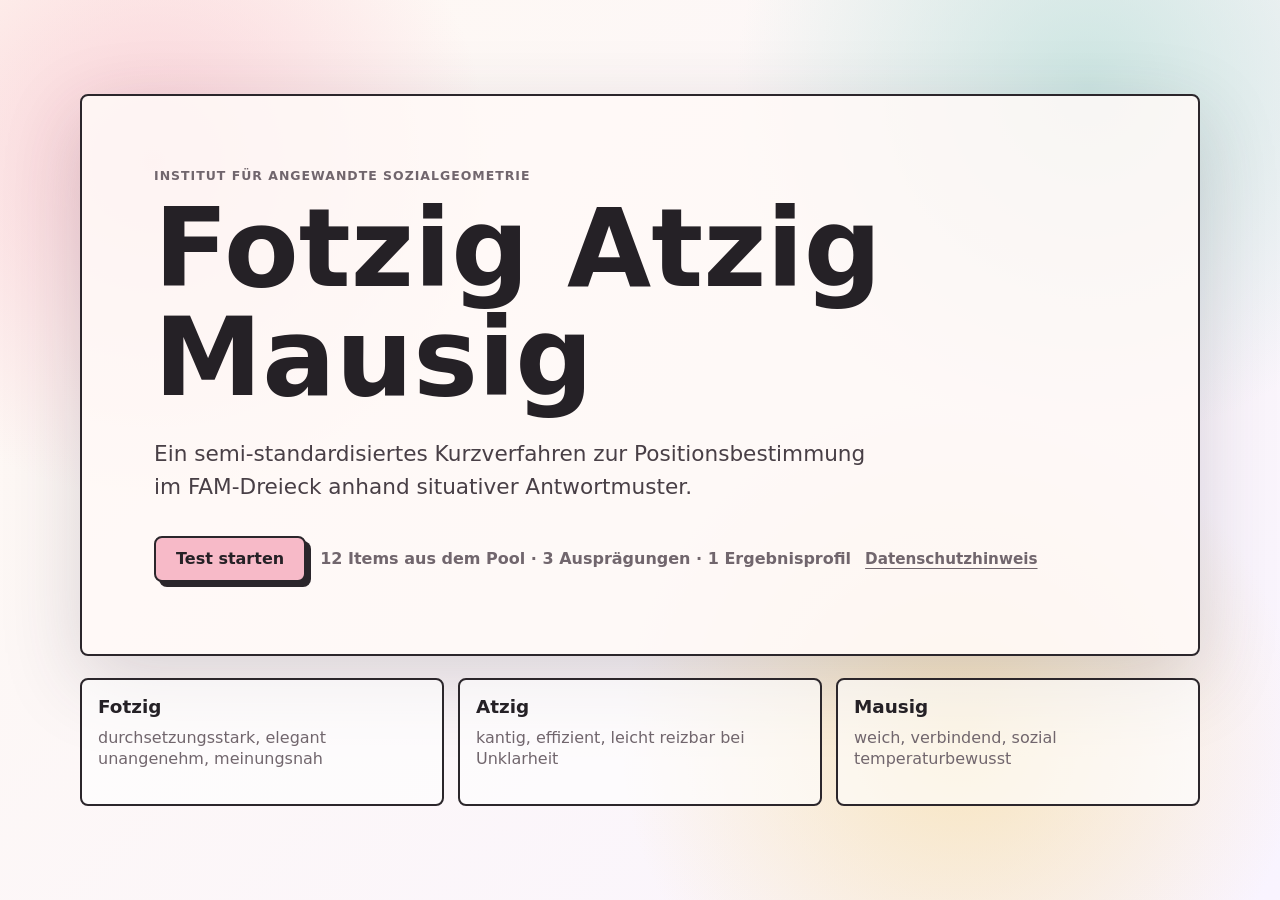
<file: index.html>
<!doctype html>
<html lang="de">
  <head>
    <meta charset="UTF-8" />
    <meta name="viewport" content="width=device-width, initial-scale=1.0" />
    <title>Fotzig Atzig Mausig</title>
    <link rel="stylesheet" href="src/styles.css" />
  </head>
  <body>
    <main id="app" class="app-shell"></main>
    <script type="module" src="src/app.js"></script>
  </body>
</html>
</file>
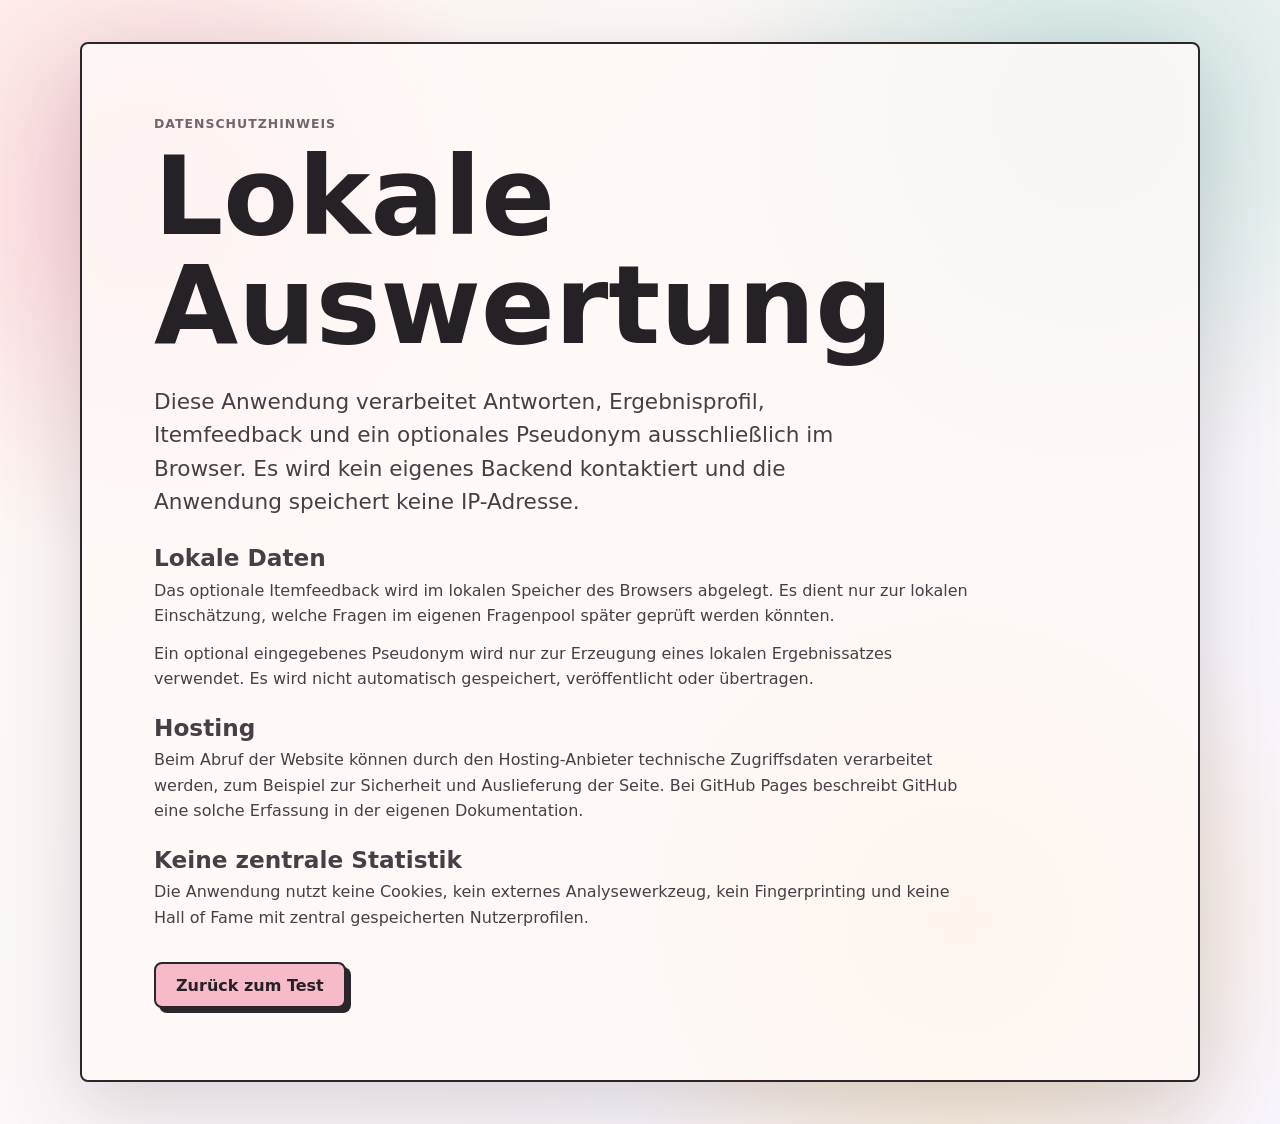
<file: datenschutz.html>
<!doctype html>
<html lang="de">
  <head>
    <meta charset="UTF-8" />
    <meta name="viewport" content="width=device-width, initial-scale=1.0" />
    <title>Datenschutzhinweis | Fotzig Atzig Mausig</title>
    <link rel="stylesheet" href="src/styles.css" />
  </head>
  <body>
    <main class="app-shell">
      <section class="hero-panel legal-panel">
        <p class="eyebrow">Datenschutzhinweis</p>
        <h1>Lokale Auswertung</h1>
        <p class="lead">
          Diese Anwendung verarbeitet Antworten, Ergebnisprofil, Itemfeedback und ein
          optionales Pseudonym ausschließlich im Browser. Es wird kein eigenes Backend
          kontaktiert und die Anwendung speichert keine IP-Adresse.
        </p>
        <div class="legal-copy">
          <h2>Lokale Daten</h2>
          <p>
            Das optionale Itemfeedback wird im lokalen Speicher des Browsers abgelegt.
            Es dient nur zur lokalen Einschätzung, welche Fragen im eigenen Fragenpool
            später geprüft werden könnten.
          </p>
          <p>
            Ein optional eingegebenes Pseudonym wird nur zur Erzeugung eines lokalen
            Ergebnissatzes verwendet. Es wird nicht automatisch gespeichert,
            veröffentlicht oder übertragen.
          </p>
          <h2>Hosting</h2>
          <p>
            Beim Abruf der Website können durch den Hosting-Anbieter technische
            Zugriffsdaten verarbeitet werden, zum Beispiel zur Sicherheit und
            Auslieferung der Seite. Bei GitHub Pages beschreibt GitHub eine solche
            Erfassung in der eigenen Dokumentation.
          </p>
          <h2>Keine zentrale Statistik</h2>
          <p>
            Die Anwendung nutzt keine Cookies, kein externes Analysewerkzeug, kein
            Fingerprinting und keine Hall of Fame mit zentral gespeicherten
            Nutzerprofilen.
          </p>
        </div>
        <div class="hero-actions">
          <a class="primary-button text-button" href="index.html">Zurück zum Test</a>
        </div>
      </section>
    </main>
  </body>
</html>
</file>
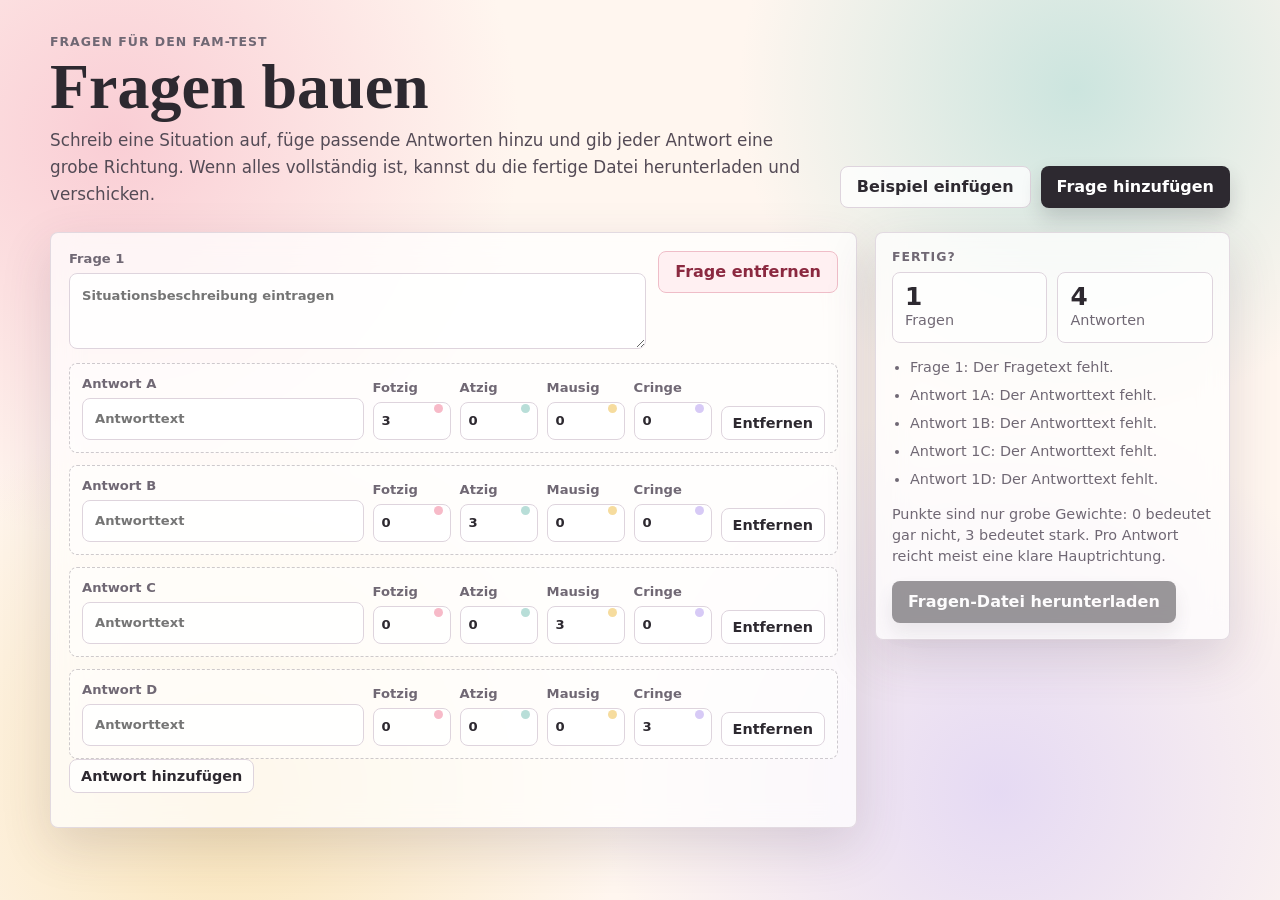
<file: fragen-tool.html>
<!doctype html>
<html lang="de">
  <head>
    <meta charset="utf-8">
    <meta name="viewport" content="width=device-width, initial-scale=1">
    <title>FAM-Fragentool</title>
    <style>
      :root {
        color-scheme: light;
        --ink: #2d2930;
        --muted: #706874;
        --line: #ded4dd;
        --paper: #fffaf7;
        --panel: rgba(255, 255, 255, 0.72);
        --fotzig: #f7bac8;
        --atzig: #b8ded8;
        --mausig: #f6dc9e;
        --cringe: #d7caf6;
        --shadow: 0 18px 50px rgba(76, 58, 83, 0.16);
      }

      * {
        box-sizing: border-box;
      }

      body {
        margin: 0;
        min-height: 100vh;
        color: var(--ink);
        font-family:
          Inter, ui-sans-serif, system-ui, -apple-system, BlinkMacSystemFont,
          "Segoe UI", sans-serif;
        background:
          radial-gradient(circle at 9% 15%, rgba(247, 186, 200, 0.68), transparent 29%),
          radial-gradient(circle at 84% 10%, rgba(184, 222, 216, 0.72), transparent 25%),
          radial-gradient(circle at 78% 88%, rgba(215, 202, 246, 0.64), transparent 31%),
          radial-gradient(circle at 18% 88%, rgba(246, 220, 158, 0.68), transparent 30%),
          #fff6ef;
      }

      button,
      input,
      textarea {
        font: inherit;
      }

      button {
        border: 0;
        border-radius: 8px;
        cursor: pointer;
      }

      button:disabled {
        cursor: not-allowed;
        opacity: 0.48;
      }

      .page {
        width: min(1180px, calc(100% - 32px));
        margin: 0 auto;
        padding: 34px 0 44px;
      }

      .hero {
        display: grid;
        gap: 18px;
        grid-template-columns: minmax(0, 1fr) auto;
        align-items: end;
        margin-bottom: 24px;
      }

      .eyebrow {
        margin: 0 0 8px;
        color: var(--muted);
        font-size: 0.78rem;
        font-weight: 800;
        letter-spacing: 0.08em;
        text-transform: uppercase;
      }

      h1,
      h2,
      h3,
      p {
        margin-top: 0;
      }

      h1 {
        margin-bottom: 10px;
        font-family: Georgia, "Times New Roman", serif;
        font-size: clamp(2.2rem, 5vw, 4.8rem);
        line-height: 0.94;
      }

      .lead {
        max-width: 760px;
        margin-bottom: 0;
        color: #544b56;
        font-size: 1.05rem;
        line-height: 1.6;
      }

      .toolbar {
        display: flex;
        flex-wrap: wrap;
        gap: 10px;
        justify-content: flex-end;
      }

      .primary,
      .secondary,
      .danger,
      .small-button {
        min-height: 42px;
        padding: 0 16px;
        font-weight: 800;
      }

      .primary {
        background: var(--ink);
        color: white;
        box-shadow: 0 10px 20px rgba(45, 41, 48, 0.18);
      }

      .secondary,
      .small-button {
        background: rgba(255, 255, 255, 0.78);
        color: var(--ink);
        border: 1px solid var(--line);
      }

      .danger {
        background: #fff0f2;
        color: #8b2940;
        border: 1px solid #efbdc8;
      }

      .small-button {
        min-height: 34px;
        padding: 0 11px;
        font-size: 0.9rem;
      }

      .layout {
        display: grid;
        grid-template-columns: minmax(0, 1fr) minmax(330px, 0.44fr);
        gap: 18px;
        align-items: start;
      }

      .panel,
      .question-card {
        border: 1px solid rgba(222, 212, 221, 0.86);
        border-radius: 8px;
        background: var(--panel);
        box-shadow: var(--shadow);
        backdrop-filter: blur(14px);
      }

      .question-card {
        padding: 18px;
        margin-bottom: 16px;
      }

      .question-head {
        display: grid;
        grid-template-columns: minmax(0, 1fr) auto;
        gap: 12px;
        align-items: start;
        margin-bottom: 14px;
      }

      .question-title {
        display: grid;
        gap: 7px;
      }

      label {
        display: grid;
        gap: 7px;
        color: var(--muted);
        font-size: 0.82rem;
        font-weight: 800;
      }

      textarea,
      input[type="text"],
      input[type="number"] {
        width: 100%;
        border: 1px solid var(--line);
        border-radius: 8px;
        background: rgba(255, 255, 255, 0.82);
        color: var(--ink);
        outline: 0;
      }

      textarea:focus,
      input:focus {
        border-color: #9d7899;
        box-shadow: 0 0 0 3px rgba(215, 202, 246, 0.72);
      }

      textarea {
        min-height: 76px;
        padding: 12px;
        resize: vertical;
        line-height: 1.45;
      }

      input[type="text"] {
        min-height: 42px;
        padding: 0 12px;
      }

      input[type="number"] {
        min-height: 38px;
        padding: 0 8px;
      }

      .answers {
        display: grid;
        gap: 12px;
      }

      .answer-row {
        display: grid;
        grid-template-columns: minmax(210px, 1fr) repeat(4, minmax(62px, 78px)) auto;
        gap: 9px;
        align-items: end;
        padding: 12px;
        border: 1px dashed rgba(112, 104, 116, 0.34);
        border-radius: 8px;
        background: rgba(255, 255, 255, 0.46);
      }

      .score-label {
        position: relative;
      }

      .score-label::before {
        content: "";
        position: absolute;
        inset: 24px 8px auto auto;
        width: 9px;
        height: 9px;
        border-radius: 999px;
      }

      .score-label-fotzig::before {
        background: var(--fotzig);
      }

      .score-label-atzig::before {
        background: var(--atzig);
      }

      .score-label-mausig::before {
        background: var(--mausig);
      }

      .score-label-cringe::before {
        background: var(--cringe);
      }

      .panel {
        position: sticky;
        top: 16px;
        padding: 16px;
      }

      .stats {
        display: grid;
        grid-template-columns: repeat(2, minmax(0, 1fr));
        gap: 10px;
        margin-bottom: 14px;
      }

      .stat {
        padding: 12px;
        border-radius: 8px;
        background: rgba(255, 255, 255, 0.64);
        border: 1px solid var(--line);
      }

      .stat strong {
        display: block;
        font-size: 1.55rem;
        line-height: 1;
      }

      .stat span,
      .hint,
      .error-list {
        color: var(--muted);
        font-size: 0.9rem;
        line-height: 1.45;
      }

      .error-list {
        display: grid;
        gap: 7px;
        margin: 0 0 14px;
        padding-left: 18px;
      }

      .empty {
        padding: 26px;
        border: 1px dashed var(--line);
        border-radius: 8px;
        background: rgba(255, 255, 255, 0.46);
        color: var(--muted);
        text-align: center;
      }

      @media (max-width: 900px) {
        .hero,
        .layout {
          grid-template-columns: 1fr;
        }

        .toolbar {
          justify-content: flex-start;
        }

        .panel {
          position: static;
        }

        .answer-row {
          grid-template-columns: repeat(4, minmax(0, 1fr));
        }

        .answer-text,
        .answer-actions {
          grid-column: 1 / -1;
        }
      }

      @media (max-width: 560px) {
        .page {
          width: min(100% - 20px, 1180px);
          padding-top: 22px;
        }

        .question-head {
          grid-template-columns: 1fr;
        }

        .toolbar {
          display: grid;
          grid-template-columns: 1fr;
        }

        .answer-row {
          grid-template-columns: repeat(2, minmax(0, 1fr));
        }
      }
    </style>
  </head>
  <body>
    <main class="page">
      <header class="hero">
        <div>
          <p class="eyebrow">Fragen für den FAM-Test</p>
          <h1>Fragen bauen</h1>
          <p class="lead">
            Schreib eine Situation auf, füge passende Antworten hinzu und gib jeder
            Antwort eine grobe Richtung. Wenn alles vollständig ist, kannst du die
            fertige Datei herunterladen und verschicken.
          </p>
        </div>
        <div class="toolbar">
          <button class="secondary" type="button" data-action="sample">Beispiel einfügen</button>
          <button class="primary" type="button" data-action="add-question">Frage hinzufügen</button>
        </div>
      </header>

      <section class="layout">
        <div>
          <div id="questions"></div>
        </div>

        <aside class="panel" aria-label="Speichern">
          <p class="eyebrow">Fertig?</p>
          <div class="stats">
            <div class="stat">
              <strong data-stat="questions">0</strong>
              <span>Fragen</span>
            </div>
            <div class="stat">
              <strong data-stat="answers">0</strong>
              <span>Antworten</span>
            </div>
          </div>
          <ul class="error-list" data-errors></ul>
          <p class="hint">
            Punkte sind nur grobe Gewichte: 0 bedeutet gar nicht, 3 bedeutet stark.
            Pro Antwort reicht meist eine klare Hauptrichtung.
          </p>
          <button class="primary" type="button" data-action="download">Fragen-Datei herunterladen</button>
        </aside>
      </section>
    </main>

    <script>
      const dimensions = ["fotzig", "atzig", "mausig", "cringe"];
      const labels = {
        fotzig: "Fotzig",
        atzig: "Atzig",
        mausig: "Mausig",
        cringe: "Cringe",
      };

      const state = {
        questions: [createQuestion()],
      };

      const questionsRoot = document.querySelector("#questions");
      document.querySelector("[data-action='add-question']").addEventListener("click", () => {
        state.questions.push(createQuestion());
        render();
      });

      document.querySelector("[data-action='sample']").addEventListener("click", () => {
        state.questions.push({
          text: "Sie werden gefragt, ob Sie kurz helfen können.",
          answers: [
            answer("Ich helfe, aber stelle beiläufig die methodische Schwäche der Situation fest.", 2, 1, 0, 0),
            answer("Ich helfe sofort, wirke dabei aber leicht genervt von der Prozesslage.", 0, 3, 0, 0),
            answer("Ich frage, was genau gebraucht wird, und mache es möglichst angenehm.", 0, 0, 3, 0),
            answer("Ich sage: 'Helfen ist hier vermutlich ein soziales Übergangsritual.'", 0, 0, 0, 3),
          ],
        });
        render();
      });

      document.querySelector("[data-action='download']").addEventListener("click", () => {
        const validation = validate();
        if (validation.errors.length > 0) {
          render();
          return;
        }

        const json = JSON.stringify(createExport(), null, 2);
        const blob = new Blob([json], { type: "application/json;charset=utf-8" });
        const link = document.createElement("a");
        link.href = URL.createObjectURL(blob);
        link.download = `fam-fragen-${new Date().toISOString().slice(0, 10)}.json`;
        link.click();
        URL.revokeObjectURL(link.href);
      });

      function createQuestion() {
        return {
          active: true,
          text: "",
          answers: [
            answer("", 3, 0, 0, 0),
            answer("", 0, 3, 0, 0),
            answer("", 0, 0, 3, 0),
            answer("", 0, 0, 0, 3),
          ],
        };
      }

      function answer(text, fotzig, atzig, mausig, cringe) {
        return { text, scores: { fotzig, atzig, mausig, cringe } };
      }

      function numberScore(value) {
        const number = Number(value);
        return Number.isFinite(number) ? Math.max(0, Math.min(9, Math.round(number))) : 0;
      }

      function render() {
        questionsRoot.innerHTML = state.questions.length
          ? state.questions.map(questionTemplate).join("")
          : `<div class="empty">Noch keine Fragen angelegt.</div>`;

        questionsRoot.querySelectorAll("[data-question]").forEach((card) => {
          const questionIndex = Number(card.dataset.question);

          card.querySelector("[data-field='question-text']").addEventListener("input", (event) => {
            state.questions[questionIndex].text = event.target.value;
            updateExportPanel();
          });

          card.querySelector("[data-action='remove-question']").addEventListener("click", () => {
            state.questions.splice(questionIndex, 1);
            render();
          });

          card.querySelector("[data-action='add-answer']").addEventListener("click", () => {
            state.questions[questionIndex].answers.push(answer("", 0, 0, 0, 0));
            render();
          });

          card.querySelectorAll("[data-answer]").forEach((row) => {
            const answerIndex = Number(row.dataset.answer);

            row.querySelector("[data-field='answer-text']").addEventListener("input", (event) => {
              state.questions[questionIndex].answers[answerIndex].text = event.target.value;
              updateExportPanel();
            });

            row.querySelectorAll("[data-score]").forEach((input) => {
              input.addEventListener("input", (event) => {
                const dimension = event.target.dataset.score;
                state.questions[questionIndex].answers[answerIndex].scores[dimension] =
                  numberScore(event.target.value);
                updateExportPanel();
              });
            });

            row.querySelector("[data-action='remove-answer']").addEventListener("click", () => {
              state.questions[questionIndex].answers.splice(answerIndex, 1);
              render();
            });
          });
        });

        updateExportPanel();
      }

      function questionTemplate(question, questionIndex) {
        return `
          <article class="question-card" data-question="${questionIndex}">
            <div class="question-head">
              <label class="question-title">
                Frage ${questionIndex + 1}
                <textarea data-field="question-text" placeholder="Situationsbeschreibung eintragen">${escapeHtml(question.text)}</textarea>
              </label>
              <button class="danger" type="button" data-action="remove-question">Frage entfernen</button>
            </div>
            <div class="answers">
              ${question.answers.map((item, answerIndex) => answerTemplate(item, answerIndex)).join("")}
            </div>
            <p>
              <button class="small-button" type="button" data-action="add-answer">Antwort hinzufügen</button>
            </p>
          </article>
        `;
      }

      function answerTemplate(item, answerIndex) {
        return `
          <div class="answer-row" data-answer="${answerIndex}">
            <label class="answer-text">
              Antwort ${String.fromCharCode(65 + answerIndex)}
              <input type="text" data-field="answer-text" value="${escapeAttribute(item.text)}" placeholder="Antworttext">
            </label>
            ${dimensions
              .map(
                (dimension) => `
                  <label class="score-label score-label-${dimension}">
                    ${labels[dimension]}
                    <input type="number" min="0" max="9" step="1" data-score="${dimension}" value="${item.scores[dimension]}">
                  </label>
                `,
              )
              .join("")}
            <div class="answer-actions">
              <button class="small-button" type="button" data-action="remove-answer">Entfernen</button>
            </div>
          </div>
        `;
      }

      function createExport() {
        return state.questions.map((question, questionIndex) => {
          const questionId = createId(question.text, `frage-${questionIndex + 1}`);

          return {
            id: questionId,
            active: true,
            text: question.text.trim(),
            answers: question.answers.map((item, answerIndex) => ({
              id: `${questionId}-${createId(item.text, `antwort-${answerIndex + 1}`)}`,
              text: item.text.trim(),
              scores: Object.fromEntries(
                dimensions.map((dimension) => [dimension, numberScore(item.scores[dimension])]),
              ),
            })),
          };
        });
      }

      function createId(value, fallback) {
        const normalized = value
          .trim()
          .toLowerCase()
          .normalize("NFD")
          .replace(/[\u0300-\u036f]/g, "")
          .replace(/ß/g, "ss")
          .replace(/[^a-z0-9]+/g, "-")
          .replace(/^-+|-+$/g, "")
          .slice(0, 48);

        return normalized || fallback;
      }

      function validate() {
        const errors = [];

        if (state.questions.length === 0) {
          errors.push("Mindestens eine Frage ist erforderlich.");
        }

        state.questions.forEach((question, questionIndex) => {
          if (!question.text.trim()) {
            errors.push(`Frage ${questionIndex + 1}: Der Fragetext fehlt.`);
          }

          if (question.answers.length < 2) {
            errors.push(`Frage ${questionIndex + 1}: Mindestens zwei Antworten sind erforderlich.`);
          }

          question.answers.forEach((item, answerIndex) => {
            const label = `${questionIndex + 1}${String.fromCharCode(65 + answerIndex)}`;
            if (!item.text.trim()) {
              errors.push(`Antwort ${label}: Der Antworttext fehlt.`);
            }
            const total = dimensions.reduce((sum, dimension) => sum + numberScore(item.scores[dimension]), 0);
            if (total === 0) {
              errors.push(`Antwort ${label}: Mindestens ein Punktwert muss größer als 0 sein.`);
            }
          });
        });

        return { errors };
      }

      function updateExportPanel() {
        const validation = validate();
        const answerCount = state.questions.reduce((sum, question) => sum + question.answers.length, 0);

        document.querySelector("[data-stat='questions']").textContent = state.questions.length;
        document.querySelector("[data-stat='answers']").textContent = answerCount;
        document.querySelector("[data-errors]").innerHTML = validation.errors
          .map((error) => `<li>${escapeHtml(error)}</li>`)
          .join("");
        document.querySelector("[data-action='download']").disabled = validation.errors.length > 0;
      }

      function escapeHtml(value) {
        return String(value)
          .replaceAll("&", "&amp;")
          .replaceAll("<", "&lt;")
          .replaceAll(">", "&gt;");
      }

      function escapeAttribute(value) {
        return escapeHtml(value).replaceAll('"', "&quot;");
      }

      render();
    </script>
  </body>
</html>
</file>
<file: src/styles.css>
:root {
  color-scheme: light;
  --ink: #252126;
  --muted: #71666d;
  --paper: #fffaf7;
  --line: #2b262b;
  --pink: #f7bac8;
  --mint: #b8ded8;
  --butter: #f6dc9e;
  --lilac: #d7caf6;
  --blue: #b9d5f1;
  --shadow: 0 24px 80px rgba(57, 43, 61, 0.18);
}

* {
  box-sizing: border-box;
}

body {
  min-height: 100vh;
  margin: 0;
  color: var(--ink);
  font-family:
    Inter, ui-sans-serif, system-ui, -apple-system, BlinkMacSystemFont, "Segoe UI",
    sans-serif;
  background:
    radial-gradient(circle at 12% 18%, rgba(247, 186, 200, 0.64), transparent 25%),
    radial-gradient(circle at 85% 10%, rgba(184, 222, 216, 0.7), transparent 26%),
    radial-gradient(circle at 75% 82%, rgba(246, 220, 158, 0.65), transparent 28%),
    linear-gradient(135deg, #fff9f2 0%, #f9f4ff 100%);
}

button {
  font: inherit;
}

.app-shell {
  width: min(1120px, calc(100% - 32px));
  min-height: 100vh;
  margin: 0 auto;
  padding: 42px 0;
  display: grid;
  align-content: center;
  gap: 22px;
}

.hero-panel,
.question-layout,
.result-layout {
  border: 2px solid var(--line);
  border-radius: 8px;
  background: rgba(255, 250, 247, 0.86);
  box-shadow: var(--shadow);
}

.hero-panel {
  padding: clamp(28px, 7vw, 72px);
}

.eyebrow {
  margin: 0 0 12px;
  color: var(--muted);
  font-size: 0.78rem;
  font-weight: 800;
  letter-spacing: 0.08em;
  text-transform: uppercase;
}

h1,
h2 {
  margin: 0;
  line-height: 1;
  letter-spacing: 0;
}

h1 {
  max-width: 780px;
  font-size: clamp(3rem, 10vw, 6.8rem);
}

h2 {
  max-width: 860px;
  font-size: clamp(2rem, 5vw, 4.2rem);
}

.lead {
  max-width: 720px;
  margin: 24px 0 0;
  color: #483f46;
  font-size: clamp(1.05rem, 2vw, 1.35rem);
  line-height: 1.55;
}

.hero-actions,
.nav-row {
  display: flex;
  align-items: center;
  flex-wrap: wrap;
  gap: 14px;
  margin-top: 32px;
}

.nav-row {
  justify-content: space-between;
}

.nav-row.left {
  justify-content: flex-start;
}

.primary-button,
.ghost-button {
  min-height: 46px;
  border: 2px solid var(--line);
  border-radius: 8px;
  padding: 0 20px;
  cursor: pointer;
  font-weight: 800;
  color: var(--ink);
  transition:
    transform 160ms ease,
    box-shadow 160ms ease,
    opacity 160ms ease;
}

.primary-button {
  background: var(--pink);
  box-shadow: 5px 5px 0 var(--line);
}

.text-button {
  display: inline-flex;
  align-items: center;
  text-decoration: none;
}

.ghost-button {
  background: rgba(255, 255, 255, 0.64);
}

.primary-button:hover,
.ghost-button:hover,
.answer-card:hover {
  transform: translateY(-2px);
}

.primary-button:disabled,
.ghost-button:disabled {
  cursor: not-allowed;
  opacity: 0.42;
  transform: none;
  box-shadow: none;
}

.meta-note {
  color: var(--muted);
  font-weight: 700;
}

.tool-link {
  color: var(--muted);
  font-size: 0.95rem;
  font-weight: 800;
  text-decoration: underline;
  text-decoration-thickness: 1px;
  text-underline-offset: 4px;
}

.tool-link:hover {
  color: var(--ink);
}

.method-strip {
  display: grid;
  grid-template-columns: repeat(3, 1fr);
  gap: 14px;
}

.method-strip article {
  min-height: 128px;
  border: 2px solid var(--line);
  border-radius: 8px;
  padding: 16px;
  background: rgba(255, 255, 255, 0.62);
}

.method-strip strong,
.method-strip span {
  display: block;
}

.method-strip strong {
  margin-bottom: 10px;
  font-size: 1.15rem;
}

.method-strip span {
  color: var(--muted);
  line-height: 1.35;
}

.legal-panel {
  align-self: center;
}

.legal-copy {
  max-width: 820px;
  margin-top: 28px;
  color: #483f46;
  line-height: 1.6;
}

.legal-copy h2 {
  margin: 24px 0 8px;
  font-size: 1.45rem;
}

.legal-copy p {
  margin: 0 0 12px;
}

.question-layout {
  padding: clamp(22px, 5vw, 52px);
}

.question-head {
  display: grid;
  gap: 14px;
}

.progress-track {
  height: 12px;
  overflow: hidden;
  border: 2px solid var(--line);
  border-radius: 999px;
  background: rgba(255, 255, 255, 0.72);
}

.progress-track span {
  display: block;
  height: 100%;
  background: linear-gradient(90deg, var(--mint), var(--pink), var(--butter));
}

.answer-grid {
  display: grid;
  grid-template-columns: repeat(2, 1fr);
  gap: 14px;
  margin-top: 34px;
}

.answer-card {
  min-height: 132px;
  border: 2px solid var(--line);
  border-radius: 8px;
  padding: 18px;
  cursor: pointer;
  text-align: left;
  color: var(--ink);
  background: rgba(255, 255, 255, 0.76);
  box-shadow: 0 10px 28px rgba(45, 34, 50, 0.08);
  line-height: 1.42;
}

.answer-card span {
  display: inline-grid;
  width: 30px;
  height: 30px;
  margin-right: 8px;
  place-items: center;
  border: 2px solid var(--line);
  border-radius: 999px;
  background: var(--paper);
  font-weight: 900;
}

.answer-card.is-selected {
  background: var(--butter);
  box-shadow: 5px 5px 0 var(--line);
}

.question-feedback {
  display: flex;
  align-items: center;
  flex-wrap: wrap;
  gap: 10px;
  margin-top: 18px;
  color: var(--muted);
  font-size: 0.92rem;
  font-weight: 800;
}

.feedback-button {
  min-height: 36px;
  border: 2px solid rgba(37, 33, 38, 0.56);
  border-radius: 999px;
  padding: 0 13px;
  cursor: pointer;
  color: var(--ink);
  background: rgba(255, 255, 255, 0.72);
  font-weight: 800;
}

.feedback-button.is-selected {
  border-color: var(--line);
  background: var(--mint);
}

.feedback-summary {
  color: #5d5259;
  font-weight: 700;
}

.result-layout {
  display: grid;
  grid-template-columns: minmax(0, 0.9fr) minmax(340px, 1.1fr);
  gap: 20px;
  padding: clamp(20px, 4vw, 38px);
}

.result-copy {
  align-self: center;
}

.result-copy h1 {
  font-size: clamp(2.35rem, 6vw, 4.6rem);
}

.score-list {
  display: grid;
  gap: 12px;
  margin-top: 26px;
}

.share-panel {
  display: grid;
  gap: 10px;
  margin-top: 26px;
}

.share-panel label {
  color: var(--muted);
  font-size: 0.9rem;
  font-weight: 800;
}

.share-row {
  display: flex;
  flex-wrap: wrap;
  gap: 10px;
}

.share-row input {
  min-width: min(260px, 100%);
  min-height: 46px;
  border: 2px solid var(--line);
  border-radius: 8px;
  padding: 0 14px;
  color: var(--ink);
  background: rgba(255, 255, 255, 0.72);
  font: inherit;
}

.share-output,
.privacy-note {
  margin: 0;
  border: 2px solid rgba(37, 33, 38, 0.36);
  border-radius: 8px;
  padding: 12px;
  color: #4c4249;
  background: rgba(255, 255, 255, 0.58);
  line-height: 1.42;
}

.score-row {
  position: relative;
  display: grid;
  grid-template-columns: 1fr auto;
  gap: 12px;
  overflow: hidden;
  border: 2px solid var(--line);
  border-radius: 8px;
  padding: 11px 14px;
  background: rgba(255, 255, 255, 0.62);
  font-weight: 800;
}

.score-row span,
.score-row strong {
  position: relative;
  z-index: 1;
}

.score-row i {
  position: absolute;
  inset: 0 auto 0 0;
  background: rgba(184, 222, 216, 0.48);
}

.score-row-fotzig i {
  background: rgba(247, 186, 200, 0.5);
}

.score-row-atzig i {
  background: rgba(184, 222, 216, 0.52);
}

.score-row-mausig i {
  background: rgba(246, 220, 158, 0.52);
}

.score-row-cringe i {
  background: rgba(215, 202, 246, 0.56);
}

.visual-panel {
  display: grid;
  align-content: center;
  min-height: 560px;
  border: 2px solid var(--line);
  border-radius: 8px;
  padding: 18px;
  background:
    linear-gradient(rgba(37, 33, 38, 0.06) 1px, transparent 1px),
    linear-gradient(90deg, rgba(37, 33, 38, 0.06) 1px, transparent 1px),
    rgba(255, 255, 255, 0.58);
  background-size: 26px 26px;
}

.triangle-visual,
.pyramid-visual {
  width: 100%;
  min-height: 500px;
  touch-action: none;
}

.triangle-face {
  fill: rgba(255, 255, 255, 0.58);
  stroke: rgba(37, 33, 38, 0.18);
  stroke-width: 1;
}

.triangle-zone {
  mix-blend-mode: multiply;
  opacity: 0.48;
}

.triangle-zone-fotzig {
  fill: rgba(247, 186, 200, 0.48);
}

.triangle-zone-atzig {
  fill: rgba(184, 222, 216, 0.48);
}

.triangle-zone-mausig {
  fill: rgba(246, 220, 158, 0.5);
}

.triangle-glow {
  mix-blend-mode: multiply;
  pointer-events: none;
}

.triangle-guide {
  stroke: rgba(37, 33, 38, 0.28);
  stroke-width: 1.4;
  stroke-dasharray: 2;
}

.triangle-edge {
  stroke: var(--line);
  stroke-width: 2.2;
  stroke-linecap: round;
}

.result-dot,
.pyramid-dot {
  fill: #252126;
  stroke: var(--pink);
  stroke-width: 1.2;
}

.pyramid-label {
  fill: var(--ink);
  font-weight: 900;
}

.pyramid-label-fotzig {
  fill: #7b2d46;
}

.pyramid-label-atzig {
  fill: #245f58;
}

.pyramid-label-mausig {
  fill: #705000;
}

.pyramid-label-cringe {
  fill: #594394;
}

.pyramid-face {
  stroke: rgba(37, 33, 38, 0.18);
  stroke-width: 1;
}

.pyramid-face-fotzig {
  fill: rgba(247, 186, 200, 0.66);
}

.pyramid-face-atzig {
  fill: rgba(184, 222, 216, 0.64);
}

.pyramid-face-mausig {
  fill: rgba(246, 220, 158, 0.64);
}

.pyramid-face-base {
  fill: rgba(255, 255, 255, 0.56);
}

.pyramid-edge {
  stroke: var(--line);
  stroke-width: 2.2;
  stroke-linecap: round;
}

.pyramid-label {
  font-size: 18px;
  paint-order: stroke;
  stroke: rgba(255, 250, 247, 0.9);
  stroke-width: 5px;
}

.visual-caption {
  margin: 12px 0 0;
  color: var(--muted);
  font-weight: 700;
  text-align: center;
}

.visual-result-sentence {
  margin: 12px 0 0;
  color: #483f46;
  font-weight: 800;
  line-height: 1.45;
  text-align: center;
}

@media (max-width: 860px) {
  .app-shell {
    width: min(100% - 20px, 720px);
    padding: 18px 0;
  }

  .method-strip,
  .answer-grid,
  .result-layout {
    grid-template-columns: 1fr;
  }

  .visual-panel {
    min-height: 420px;
  }

  .triangle-visual,
  .pyramid-visual {
    min-height: 360px;
  }
}
</file>
